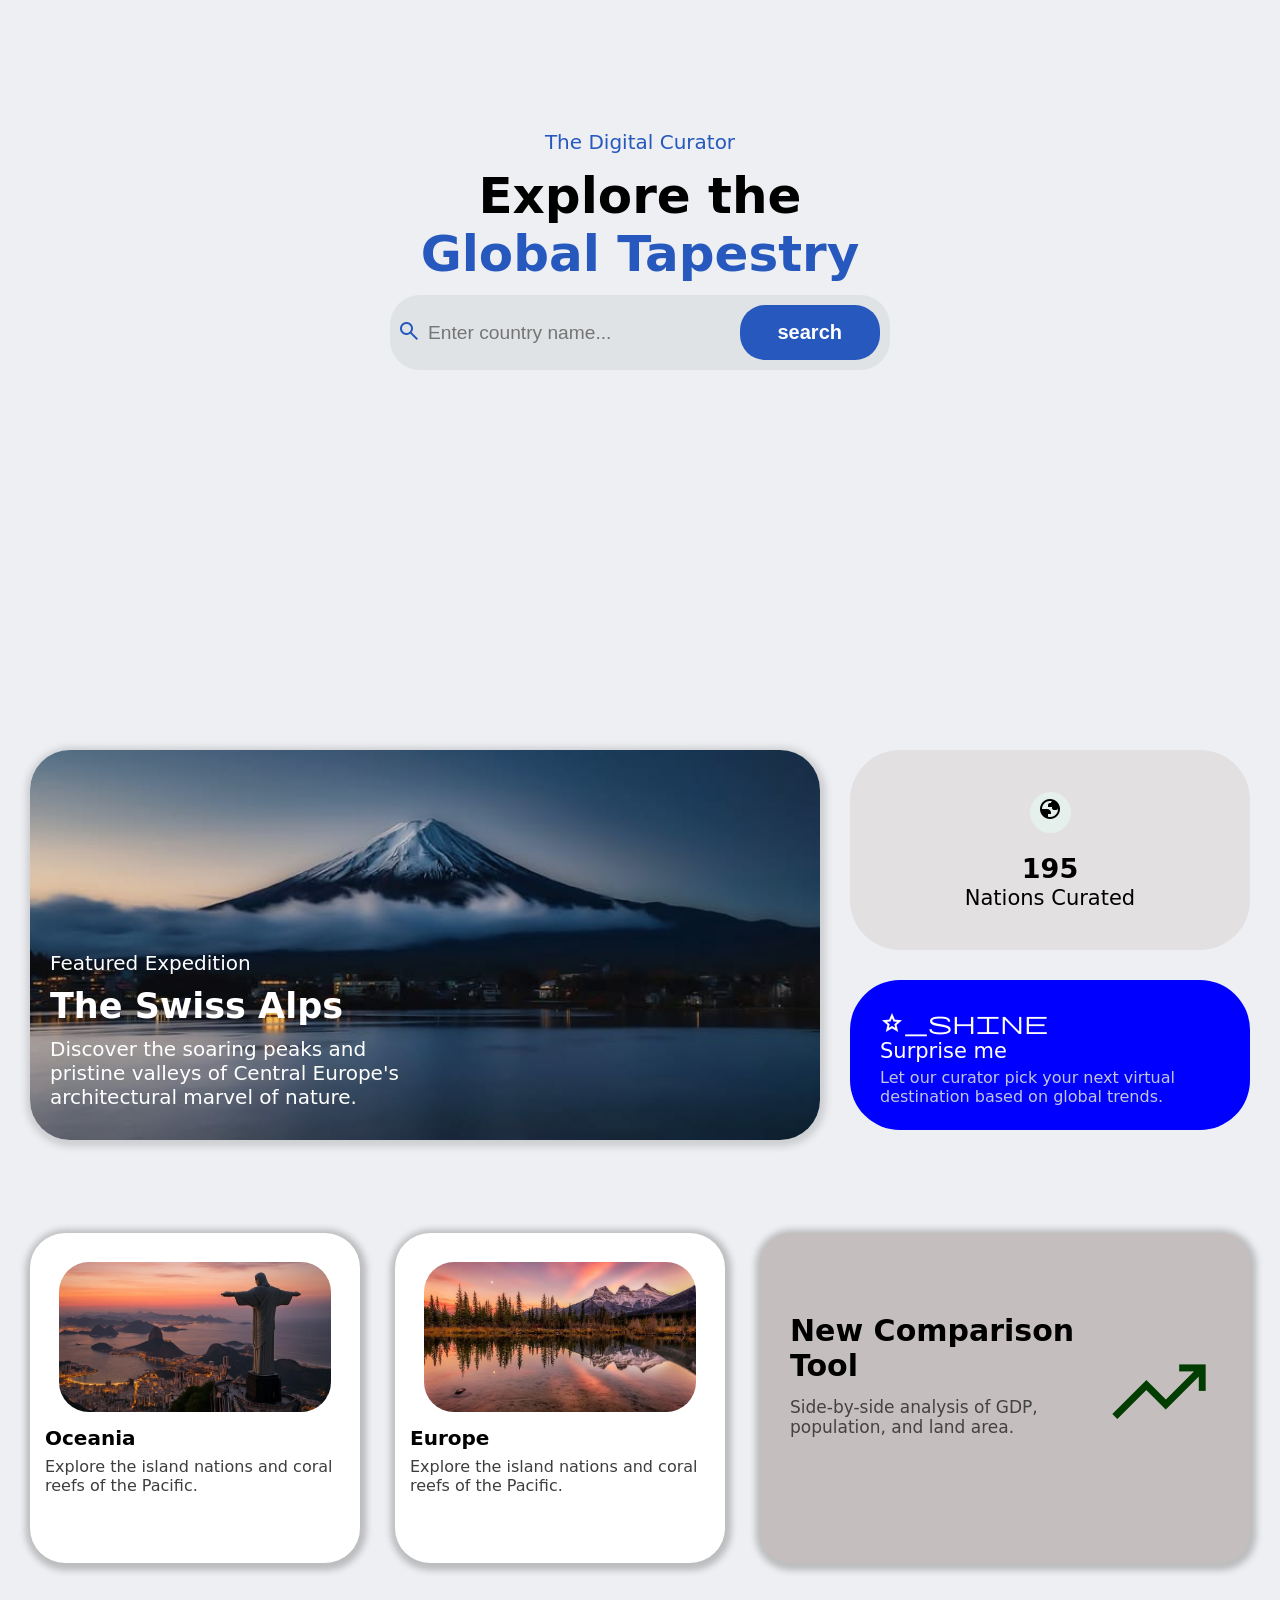
<file: index.html>
<!DOCTYPE html>
<html lang="en">
<head>
    <meta charset="UTF-8">
    <meta name="viewport" content="width=device-width, initial-scale=1.0">
    <title>country finder</title>
    <link rel="stylesheet" href="style.css">
    <link href="https://fonts.googleapis.com/css2?family=Material+Icons" rel="stylesheet">
    <link href="https://fonts.googleapis.com/css2?family=Material+Symbols+Outlined" rel="stylesheet">
</head>
<body>

    
    <!-- search section -->
    <section class="searchsection">
        <div class="searchsection-child">
            <p class="searchsection-child-p">The Digital Curator</p>
            <h2>Explore the  <span>Global Tapestry</span></h2>
            <div class="searchbox">
                <p><span class="material-symbols-outlined">search</span></p>
                <input autocomplete="off" id="input" type="search" placeholder="Enter country name...">
                <button onclick="searchcountry()">search</button>
            </div>
        </div>
    </section>
    <!-- The Swiss Alps -->
     <section class="The-Swiss-Alps-section">
        <div class="The-Swiss-Alps-parent">
            <div class="The-Swiss-Alps-child">
                <div class="The-Swiss-Alps-child1-child">
                    <h5>Featured Expedition</h5>
                    <h2>The Swiss Alps</h2>
                    <p>Discover the soaring peaks and pristine valleys of Central Europe's architectural marvel of nature.</p>
                </div>
            </div>
            <div class="The-Swiss-Alps-child">
                <div class="The-Swiss-Alps-card">
                    <div class="earthicon"><span id="earthicon" class="material-symbols-outlined">globe</span></div>
                    <p class="earth-no">195</p>
                    <p class="nation-curated">Nations Curated</p>
                </div>
                <div class="The-Swiss-Alps-card">
                    <p class="ai-icon"><span class="material-symbols-outlined">star_shine</span></p>
                    <p class="Surprise-Me">Surprise me</p>
                    <p class="Surprise-Me-bio">Let our curator pick your next virtual destination based on global trends.</p>               
                </div>
            </div>
        </div>
     </section>
     <section class="section-3">
        <div class="section-3-container">
            <div class="section-3-card">
                <div class="nature-view"></div>
                <p class="region-name">Oceania</p>
                <p class="region-bio">Explore the island nations and coral reefs of the Pacific.</p>
                <!-- <p class="region-link">View Region<span id="trendingup" class="material-symbols-outlined">trending_up</span></p> -->
            </div>
            <div class="section-3-card">
                <div class="nature-view" id="nature-view"></div>
                <p class="region-name">Europe</p>
                <p class="region-bio">Explore the island nations and coral reefs of the Pacific.</p>
                <!-- <p class="region-link">View Region<span id="trendingup" class="material-symbols-outlined">trending_up</span></p> -->
            </div>
             <div id="trending_up1" class="section-3-card1">
                <div class="section-3-card-child">
                    <p class="compare-tool">New Comparison Tool</p>
                    <p class="compare-bio">Side-by-side analysis of GDP, population, and land area.</p>
                    <!-- <button>Try Now</button> -->
                </div>
                <div  class="section-3-card-child">
                    <div><span id="trending_up" class="material-symbols-outlined">trending_up</span></div>
                </div>
            </div>
        </div>
     </section>
    <div id="navbar"></div>


     <!-- <script src="navbar.js"></script> -->
     <script src="script.js"></script>
    
</body>
</html>
</file>
<file: style.css>
*{
    padding: 0;
    margin: 0;
}
body{
    font-family: system-ui, -apple-system, BlinkMacSystemFont, 'Segoe UI', Roboto, Oxygen, Ubuntu, Cantarell, 'Open Sans', 'Helvetica Neue', sans-serif;
    background-color:  #edeff3;
}
.searchsection{
    align-items: center;
    display: flex;
    flex-direction: column;
    height: 80vh;
    background-color: transparent;
    text-align: center;
}
.searchsection-child{
    padding: 30px;
    max-width: 500px;
    height: 600px;
}
.searchsection-child-p{
    padding-top: 100px;
    font-weight: 500;
    font-size: 20px;
    color: #2658BE;
    margin-bottom: 13px;
}
.searchsection-child h2{
    color: black;
    font-size: 50px;
    margin-bottom: 12px;
}
.searchsection-child span{
    color: #2658BE;
}
.searchbox{
    box-sizing: border-box;
    display: flex;
    background-color: #E0E3E5;
    height: 75px;
    border-radius: 30px;
    align-items: center;
    justify-content: center;
    transition: all 0.2s ease-in-out;
}
.searchbox input{
    background-color: transparent;
    flex: 1;
    height: inherit;
    border: none;
    outline: none;
    font-size: 1.2rem;
}
.searchbox:focus-within{
    background-color: white;
}
.searchbox p{
    padding: 7px;
}
.searchbox button{
    padding: 16px 38px;
    margin-right: 10px;
    border: none;
    cursor: pointer;
    border-radius: 25px;
    font-weight: 600;
    font-size: 20px;
    background-color: #2658BE;
    color: white;
    transition: all 0.2s ease-in-out;
}
.searchbox button:hover{
    box-shadow: -1px 3px 3px 2px rgb(170, 169, 169);
}
.searchbox button:active{
    box-shadow: -1px 0px 3px 2px rgb(170, 169, 169);
    transform: translateY(5px);
}


/* The Swiss Alps section */

.The-Swiss-Alps-section{
    height: fit-content;
}
.The-Swiss-Alps-parent{
    display: flex;
    flex-wrap: wrap;
    padding: 30px;
    gap: 30px;
}
.The-Swiss-Alps-child:first-child{
    margin-bottom: 30px;
    background-image: url(image/landscape\ 2.jpg);
    background-position: center;
    background-repeat: no-repeat;
    background-size: cover;
    height: 350px;
    border-radius: 40px;
    min-width: 150px;
    flex: 1;
    padding: 20px;
    color: white;
    transition: all 0.2s ease-in-out;
    display: flex;
    box-shadow: 1px 2px 6px 5px rgba(156, 156, 156, 0.377);
}
.The-Swiss-Alps-child:first-child:hover{
    transform: translateY(-5px);
}

.The-Swiss-Alps-child1-child{
    margin-top: auto;
    width: 350px;
}
.The-Swiss-Alps-child1-child h5{
    font-weight: 400;
    font-size: 20px;
    margin-bottom: 11px;
}
.The-Swiss-Alps-child1-child h2{
    font-weight: 700;
    font-size: 35px;
    margin-bottom: 11px;
}
.The-Swiss-Alps-child1-child p{
    font-weight: 400;
    font-size: 20px;
    margin-bottom: 11px;
}
.The-Swiss-Alps-child:last-child{
    display: flex;
    flex-direction: column;
    gap: 30px;
}
.The-Swiss-Alps-card{
    background-color: rgba(223, 219, 219, 0.712);
    height: 150px;
    border-radius: 50px;
    text-align: center;
    max-width: 400px;
    padding: 25px;
    transition: all 0.2s ease-in-out;
}
.earthicon{
    align-items: center;
    justify-content: center;
    background-color: hsl(158, 27%, 92%);
    display: inline-block;
    height: 41px;
    width: 41px;
    margin-top: 17px;
    margin-bottom: 20px;
    border-radius: 50%;
    font-size: 25px;
}
#earthicon{
    transform: translatey(5px);
}
.earth-no{
    font-weight: 700;
    font-size: 27px;
    margin-bottom: 2px;
}
.nation-curated{
    font-weight: 300;
    font-size: 21px;
    margin-bottom: 5px;
}
.The-Swiss-Alps-card:first-child:hover{
    background-color: rgb(255, 255, 255);
}
.The-Swiss-Alps-card:last-child{
    background-color: blue;
    color: white;
    text-align: left;
    box-sizing: border-box;
    padding: 30px;
    cursor: pointer;
}
.The-Swiss-Alps-card:last-child:hover{
    background-color: rgba(0, 0, 255, 0.822);
}
.Surprise-Me{
    font-size: 21px;
    font-weight: 500;
    margin-top: 1px;
    margin-bottom: 5px;
}
.Surprise-Me-bio{
    color: hsl(233, 26%, 81%);
}
.section-3{
    height: fit-content;
    padding-top: 3px;
    padding-bottom: 200px;
}
.section-3-container{
    display: flex;
    gap: 35px;
    flex-wrap: wrap;
    padding: 30px;
}
.section-3-card{
    display: block;
    background-color: white;
    width: 100%;
    max-width: 300px;
    height: 200px;
    height: 300px;
    border-radius: 35px;
    padding: 15px;
    transition: all 0.5s ease-in-out;
    box-shadow: 1px 2px 6px 5px rgba(156, 156, 156, 0.377),
                1px 2px 6px 5px rgba(156, 156, 156, 0.377);
}
.nature-view{
    margin: 14px;
    border-radius: 30px;
    height: 150px;
    background-image: url(image/landscape\ 4.jpg);
    background-position: center;
    background-repeat: no-repeat;
    background-size: cover;
}

#nature-view{
    background-image: url(image/landscape\ picture.jpg);
}
.region-name{
    font-size: 20px;
    font-weight: bold;
    margin-bottom: 7px;
}
.region-bio{
    color: rgba(0, 0, 0, 0.76);
    font-size: 16px;
    margin-bottom: 10px;
}
.region-link{
    color: blue;
    font-weight: 500;
    font-size: 16px;
    cursor: pointer;
}
.section-3-card1{
        box-shadow: 1px 2px 6px 5px rgba(156, 156, 156, 0.377),
                1px 2px 6px 5px rgba(156, 156, 156, 0.377);
    display: flex;
    background-color: rgb(197, 190, 190);
    flex: 1;
    height: 300px;
    border-radius: 30px;
    padding: 15px;
    min-width: 200px;
    justify-content: space-between;
}
.section-3-card-child:first-child{
    width: 300px;
    padding: 15px;
}
.compare-tool{
    font-size: 30px;
    font-weight: 600;
    margin-bottom: 14px;
    margin-top: 50px;
}
.compare-bio{
    color: rgba(0, 0, 0, 0.658);
    font-size: 17px;
    font-weight: 400;
}
.section-3-card-child:first-child button{
    background-color: white;
    margin-top: 30px;
    width: 130px;
    height: 40px;
    border: none;
    border-radius: 30px;
    font-weight: 500;
    font-size: 19px;
    color: rgba(0, 0, 0, 0.678);
    transition: all 0.1s ease-in-out;
}
.section-3-card-child:first-child button:hover{
    background-color: #E0E3E5;
}
#trending_up1:hover #trending_up{
    color: green;
}
#trending_up{
    transition: all 0.1s ease-in-out;
    margin-top: 87px;
    transform: translatex(-20px);
    font-size: 7rem;
    color: rgb(1, 61, 1);
}
#trendingup{
    transform: translatey(8px) translatex(3px);
}
.section-3-card:hover #trendingup{
    transform: translatex(9px);
}

/* for tablet view  */
@media screen and (max-width: 830px){
    .The-Swiss-Alps-card{
        align-items: center;
        justify-content: center;
        min-width: none;
        max-width: 1000px;
    }
    .section-3-card{
        align-items: center;
        justify-content: center;
        min-width: none;
        max-width: 1000px;
    }
}

/* for mobile view (large size)  */
@media screen and (max-width: 483px){
    .searchsection-child{
        padding: 15px;
        max-width: 400px;
        height: 400px;
    }
    .searchbox input{
        width: 50%;
        font-size: 1rem;
    }
    .section-3-card1{
        height: 350px !important;
    }
}

/* for mobile view (medium size)  */
@media screen and (max-width: 377px){
    .searchsection-child-p{
        font-size: 17px;
        font-weight: 400;
    }
    .searchsection-child h2{
        font-size: 35px;
        font-weight: 600;
    }
    .searchbox{
        height: 55px;
        border-radius: 25px;
    }
    .searchbox button{
        padding: 8px 24px;
    }
    .The-Swiss-Alps-child1-child p{
    font-size: 17px;
    margin-bottom: 9px;
    }
    .The-Swiss-Alps-child1-child h2{
    font-weight: 600;
    font-size: 32px;
    margin-bottom: 9px;
    }
    .The-Swiss-Alps-child1-child h5{
    font-size: 17px;
    margin-bottom: 9px;
    }
    .Surprise-Me-bio{
        font-size: 15px;
        line-height: 1;
    }
    .The-Swiss-Alps-child:first-child{
        width: 200px !important;
    }
}
</file>
